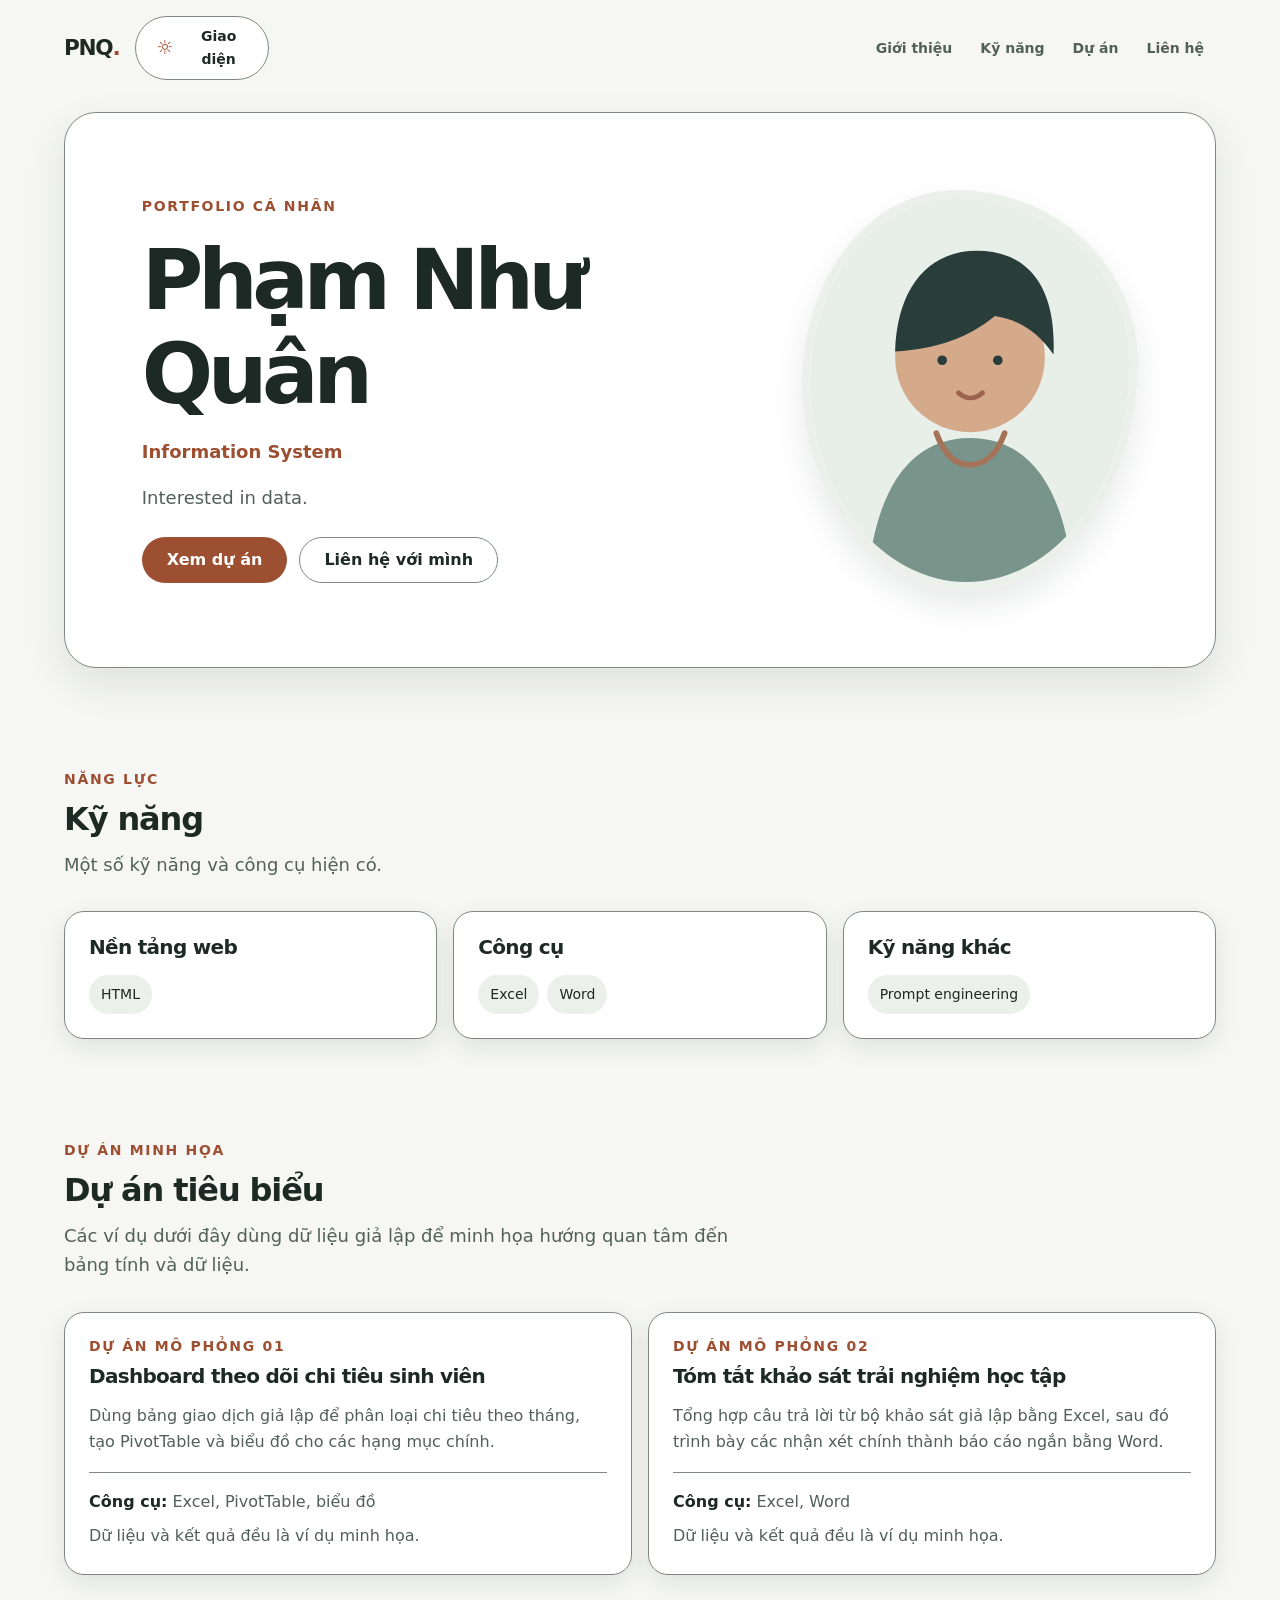
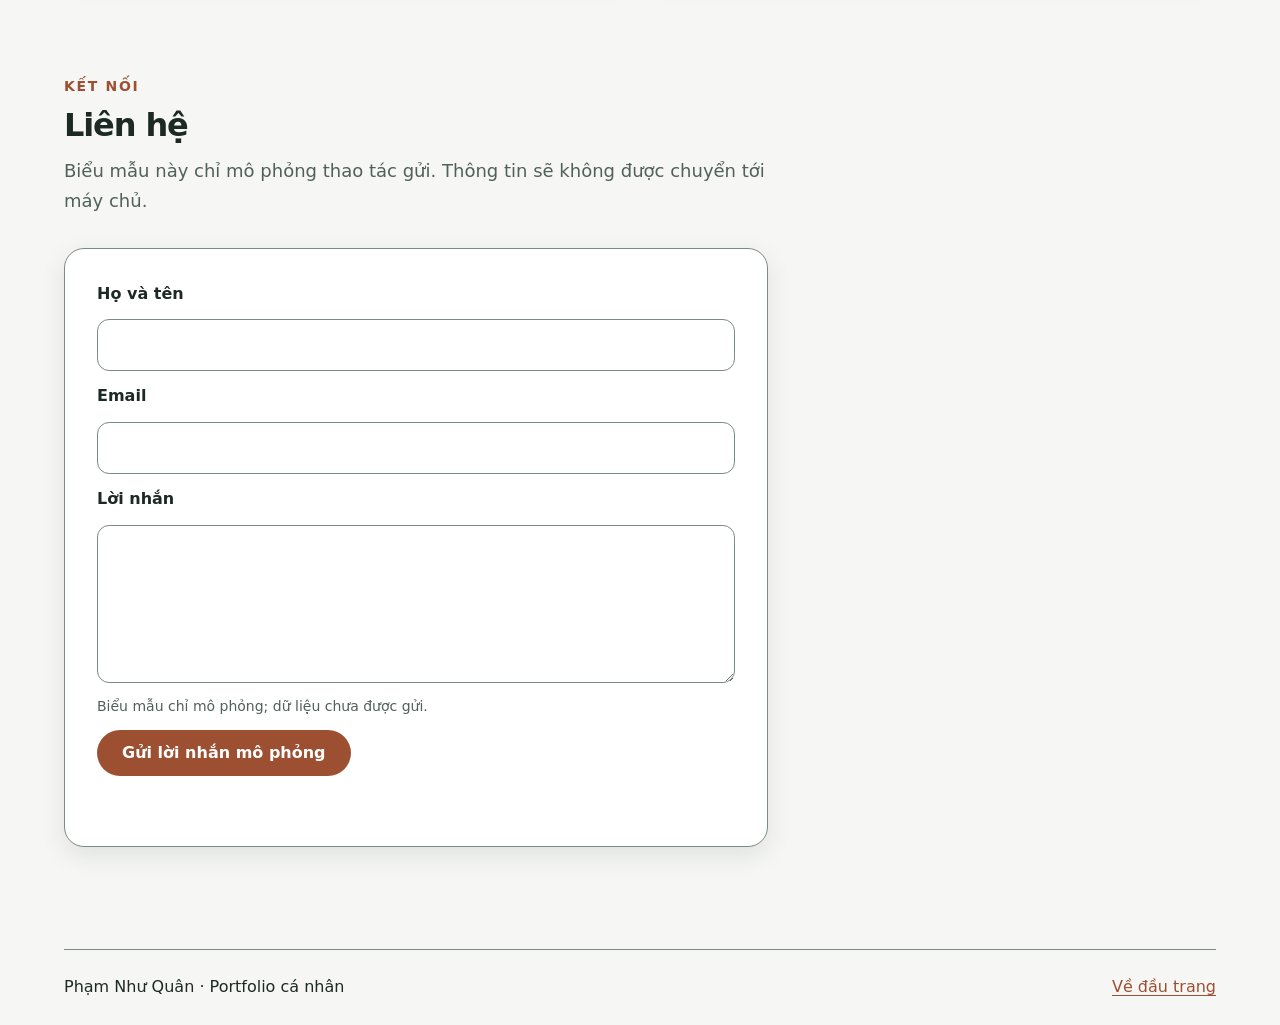
<file: index.html>
<!doctype html>
<html lang="vi">
  <head>
    <meta
      http-equiv="Content-Security-Policy"
      content="default-src 'self'; base-uri 'self'; object-src 'none'; form-action 'self'; frame-src 'none'; img-src 'self'; script-src 'self'; script-src-attr 'none'; style-src 'self'; style-src-attr 'none'; font-src 'self'; connect-src 'self'; media-src 'self'; manifest-src 'self'; worker-src 'none'"
    >
    <meta charset="utf-8">
    <meta name="viewport" content="width=device-width, initial-scale=1">
    <meta name="description" content="Portfolio của Phạm Như Quân, sinh viên Information System quan tâm đến dữ liệu.">
    <meta name="theme-color" content="#f6f7f4">
    <title>Phạm Như Quân — Portfolio</title>
    <link rel="icon" href="assets/favicon.svg" type="image/svg+xml">
    <link rel="preload" as="image" href="assets/avatar-placeholder.svg" fetchpriority="high">
    <link rel="stylesheet" href="styles.css">
    <script src="js/theme.js"></script>
    <script src="js/contact.js" defer></script>
  </head>
  <body>
    <a class="skip-link" href="#main-content">Đến nội dung chính</a>

    <header class="site-header" id="top">
      <a class="brand" href="#top" aria-label="PNQ — Phạm Như Quân, về đầu trang">
        PNQ<span aria-hidden="true">.</span>
      </a>

      <button class="theme-toggle" id="theme-toggle" type="button" aria-pressed="false" aria-label="Giao diện tối">
        <span class="theme-toggle__icon" aria-hidden="true">◐</span>
        <span>Giao diện</span>
      </button>

      <nav class="site-nav" aria-label="Điều hướng chính">
        <ul>
          <li><a href="#about">Giới thiệu</a></li>
          <li><a href="#skills">Kỹ năng</a></li>
          <li><a href="#projects">Dự án</a></li>
          <li><a href="#contact">Liên hệ</a></li>
        </ul>
      </nav>
    </header>

    <main id="main-content" tabindex="-1">
      <section class="hero section-shell" id="about" aria-labelledby="hero-title">
        <article class="hero-copy">
          <p class="eyebrow">PORTFOLIO CÁ NHÂN</p>
          <h1 id="hero-title">Phạm Như Quân</h1>
          <p class="hero-role">Information System</p>
          <p class="hero-description">Interested in data.</p>
          <ul class="hero-actions" aria-label="Liên kết nhanh">
            <li><a class="button button--primary" href="#projects">Xem dự án</a></li>
            <li><a class="button button--secondary" href="#contact">Liên hệ với mình</a></li>
          </ul>
        </article>

        <figure class="profile-portrait">
          <img
            src="assets/avatar-placeholder.svg"
            alt="Ảnh đại diện minh họa mẫu, chưa phải ảnh chân dung của Phạm Như Quân."
            width="400"
            height="400"
            fetchpriority="high"
          >
        </figure>
      </section>

      <section class="content-section section-shell" id="skills" aria-labelledby="skills-title">
        <header class="section-heading">
          <p class="eyebrow">NĂNG LỰC</p>
          <h2 id="skills-title">Kỹ năng</h2>
          <p>Một số kỹ năng và công cụ hiện có.</p>
        </header>

        <ul class="skills-grid">
          <li>
            <article class="skill-card">
              <h3>Nền tảng web</h3>
              <ul class="tag-list">
                <li>HTML</li>
              </ul>
            </article>
          </li>
          <li>
            <article class="skill-card">
              <h3>Công cụ</h3>
              <ul class="tag-list">
                <li>Excel</li>
                <li>Word</li>
              </ul>
            </article>
          </li>
          <li>
            <article class="skill-card">
              <h3>Kỹ năng khác</h3>
              <ul class="tag-list">
                <li>Prompt engineering</li>
              </ul>
            </article>
          </li>
        </ul>
      </section>

      <section class="content-section section-shell" id="projects" aria-labelledby="projects-title">
        <header class="section-heading">
          <p class="eyebrow">DỰ ÁN MINH HỌA</p>
          <h2 id="projects-title">Dự án tiêu biểu</h2>
          <p>Các ví dụ dưới đây dùng dữ liệu giả lập để minh họa hướng quan tâm đến bảng tính và dữ liệu.</p>
        </header>

        <ul class="projects-grid">
          <li>
            <article class="project-card">
              <header class="project-card__header">
                <p class="project-card__number">DỰ ÁN MÔ PHỎNG 01</p>
                <h3>Dashboard theo dõi chi tiêu sinh viên</h3>
              </header>
              <p>Dùng bảng giao dịch giả lập để phân loại chi tiêu theo tháng, tạo PivotTable và biểu đồ cho các hạng mục chính.</p>
              <footer class="project-card__footer">
                <p><strong>Công cụ:</strong> Excel, PivotTable, biểu đồ</p>
                <p>Dữ liệu và kết quả đều là ví dụ minh họa.</p>
              </footer>
            </article>
          </li>
          <li>
            <article class="project-card">
              <header class="project-card__header">
                <p class="project-card__number">DỰ ÁN MÔ PHỎNG 02</p>
                <h3>Tóm tắt khảo sát trải nghiệm học tập</h3>
              </header>
              <p>Tổng hợp câu trả lời từ bộ khảo sát giả lập bằng Excel, sau đó trình bày các nhận xét chính thành báo cáo ngắn bằng Word.</p>
              <footer class="project-card__footer">
                <p><strong>Công cụ:</strong> Excel, Word</p>
                <p>Dữ liệu và kết quả đều là ví dụ minh họa.</p>
              </footer>
            </article>
          </li>
        </ul>
      </section>

      <section class="content-section section-shell" id="contact" aria-labelledby="contact-title">
        <header class="section-heading">
          <p class="eyebrow">KẾT NỐI</p>
          <h2 id="contact-title">Liên hệ</h2>
          <p>Biểu mẫu này chỉ mô phỏng thao tác gửi. Thông tin sẽ không được chuyển tới máy chủ.</p>
        </header>

        <form class="contact-form" id="contact-form">
          <label for="contact-name">Họ và tên</label>
          <input id="contact-name" name="name" type="text" autocomplete="name" required>

          <label for="contact-email">Email</label>
          <input id="contact-email" name="email" type="email" autocomplete="email" required>

          <label for="contact-message">Lời nhắn</label>
          <textarea id="contact-message" name="message" rows="5" required></textarea>

          <p class="form-note" id="form-note">Biểu mẫu chỉ mô phỏng; dữ liệu chưa được gửi.</p>
          <button class="button button--primary" type="submit" disabled aria-describedby="form-note">Gửi lời nhắn mô phỏng</button>
          <p class="form-status" id="form-status" role="status" aria-live="polite"></p>
        </form>
      </section>
    </main>

    <footer class="site-footer">
      <p>Phạm Như Quân <span aria-hidden="true">·</span> Portfolio cá nhân</p>
      <a href="#top">Về đầu trang</a>
    </footer>
  </body>
</html>
</file>
<file: styles.css>
:root {
  color-scheme: light;
  --color-page: #f6f7f4;
  --color-surface: #ffffff;
  --color-surface-raised: #ffffff;
  --color-surface-soft: #ebf0eb;
  --color-text: #1d2924;
  --color-text-muted: #516059;
  --color-border: #7c8a82;
  --color-accent: #9c4f31;
  --color-accent-hover: #763a23;
  --color-on-accent: #ffffff;
  --color-accent-tint: #f0e6e0;
  --color-focus: #7c3e27;
  --color-success: #266445;
  --color-error: #9c2f2f;
  --color-shadow: rgb(29 41 36 / 10%);

  --font-family-sans: "Segoe UI", "Noto Sans", system-ui, -apple-system, BlinkMacSystemFont, sans-serif;
  --font-size-small: 0.875rem;
  --font-size-body: 1rem;
  --font-size-lead: 1.125rem;
  --font-size-h3: 1.25rem;
  --font-size-h2: 2rem;
  --font-size-h1: 3rem;
  --line-height-body: 1.65;
  --line-height-heading: 1.12;

  --space-1: 0.25rem;
  --space-2: 0.5rem;
  --space-3: 0.75rem;
  --space-4: 1rem;
  --space-5: 1.5rem;
  --space-6: 2rem;
  --space-7: 3rem;
  --space-8: 4rem;
  --space-9: 6rem;

  --radius-small: 0.75rem;
  --radius-medium: 1.25rem;
  --radius-large: 2rem;
  --radius-pill: 999px;
  --focus-outline-width: 3px;
  --content-width: 72rem;
  --page-gutter: clamp(1rem, 4vw, 2rem);
  --section-space: clamp(4rem, 8vw, 7rem);
}

:root[data-theme="dark"] {
  color-scheme: dark;
  --color-page: #111b18;
  --color-surface: #182522;
  --color-surface-raised: #21322d;
  --color-surface-soft: #2b3a34;
  --color-text: #f1f6f2;
  --color-text-muted: #b3c5bc;
  --color-border: #63786d;
  --color-accent: #e5a184;
  --color-accent-hover: #f3bc9f;
  --color-on-accent: #202925;
  --color-accent-tint: #354039;
  --color-focus: #f6c5a8;
  --color-success: #9cdeb4;
  --color-error: #ffaaa5;
  --color-shadow: rgb(0 0 0 / 24%);
}

@media (prefers-color-scheme: dark) {
  :root:not([data-theme="light"]) {
    color-scheme: dark;
    --color-page: #111b18;
    --color-surface: #182522;
    --color-surface-raised: #21322d;
    --color-surface-soft: #2b3a34;
    --color-text: #f1f6f2;
    --color-text-muted: #b3c5bc;
    --color-border: #63786d;
    --color-accent: #e5a184;
    --color-accent-hover: #f3bc9f;
    --color-on-accent: #202925;
    --color-accent-tint: #354039;
    --color-focus: #f6c5a8;
    --color-success: #9cdeb4;
    --color-error: #ffaaa5;
    --color-shadow: rgb(0 0 0 / 24%);
  }
}

*,
*::before,
*::after {
  box-sizing: border-box;
}

html {
  scroll-padding-top: var(--space-6);
}

body {
  margin: 0;
  background-color: var(--color-page);
  color: var(--color-text);
  font-family: var(--font-family-sans);
  font-size: var(--font-size-body);
  line-height: var(--line-height-body);
}

h1,
h2,
h3,
p,
ul,
ol,
figure {
  margin: 0;
}

h1,
h2,
h3 {
  color: var(--color-text);
  font-weight: 700;
  letter-spacing: -0.035em;
  line-height: var(--line-height-heading);
}

h1 {
  font-size: var(--font-size-h1);
}

h2 {
  font-size: var(--font-size-h2);
}

h3 {
  font-size: var(--font-size-h3);
}

ul,
ol {
  padding: 0;
  list-style: none;
}

a {
  color: var(--color-accent);
  text-decoration-thickness: 0.08em;
  text-underline-offset: 0.2em;
}

a:hover {
  color: var(--color-accent-hover);
}

button,
input,
textarea {
  color: inherit;
  font: inherit;
}

button {
  cursor: pointer;
}

button:disabled {
  cursor: not-allowed;
}

input,
textarea {
  background-color: var(--color-surface);
  border: 1px solid var(--color-border);
  border-radius: var(--radius-small);
}

img,
svg {
  display: block;
  max-width: 100%;
}

:focus-visible {
  outline: var(--focus-outline-width) solid var(--color-focus);
  outline-offset: 3px;
}

::selection {
  background-color: var(--color-accent-tint);
  color: var(--color-text);
}

.skip-link {
  position: absolute;
  z-index: 10;
  top: var(--space-3);
  left: var(--page-gutter);
  padding: var(--space-3) var(--space-4);
  transform: translateY(-160%);
  border-radius: var(--radius-small);
  background-color: var(--color-accent);
  color: var(--color-on-accent);
  font-weight: 700;
  text-decoration: none;
}

.skip-link:focus-visible {
  transform: translateY(0);
}

.skip-link:hover {
  color: var(--color-on-accent);
}

.site-header,
.section-shell,
.site-footer {
  width: min(calc(100% - 2 * var(--page-gutter)), var(--content-width));
  margin-inline: auto;
}

.site-header {
  display: flex;
  flex-wrap: wrap;
  align-items: center;
  gap: var(--space-4);
  padding-block: var(--space-4);
}

.brand {
  color: var(--color-text);
  font-size: 1.35rem;
  font-weight: 800;
  letter-spacing: -0.06em;
  text-decoration: none;
}

.brand span {
  color: var(--color-accent);
}

.theme-toggle {
  display: inline-flex;
  min-height: 2.75rem;
  align-items: center;
  gap: var(--space-2);
  margin-inline-start: auto;
  padding: var(--space-2) var(--space-4);
  border: 1px solid var(--color-border);
  border-radius: var(--radius-pill);
  background-color: var(--color-surface);
  color: var(--color-text);
  font-size: var(--font-size-small);
  font-weight: 700;
}

.theme-toggle:hover {
  border-color: var(--color-accent);
  color: var(--color-accent);
}

.theme-toggle__icon {
  flex: 0 0 1.3em;
  text-align: center;
  color: var(--color-accent);
  font-size: 1.2rem;
  line-height: 1;
}

.site-nav {
  flex-basis: 100%;
}

.site-nav ul {
  display: flex;
  flex-wrap: wrap;
  gap: var(--space-1) var(--space-2);
}

.site-nav a {
  display: inline-flex;
  min-height: 2.75rem;
  align-items: center;
  padding-inline: var(--space-3);
  border-radius: var(--radius-pill);
  color: var(--color-text-muted);
  font-size: var(--font-size-small);
  font-weight: 600;
  text-decoration: none;
}

.site-nav a:hover {
  background-color: var(--color-accent-tint);
  color: var(--color-accent-hover);
}

.hero {
  display: grid;
  grid-template-columns: minmax(0, 1fr);
  align-items: center;
  gap: var(--space-6);
  margin-block-start: var(--space-4);
  padding: clamp(1.5rem, 6vw, 3rem);
  border: 1px solid var(--color-border);
  border-radius: var(--radius-large);
  background-color: var(--color-surface);
  box-shadow: 0 1rem 2.5rem var(--color-shadow);
}

.hero-copy {
  display: grid;
  justify-items: start;
  gap: var(--space-4);
  min-width: 0;
}

.eyebrow,
.project-card__number {
  color: var(--color-accent);
  font-size: var(--font-size-small);
  font-weight: 800;
  letter-spacing: 0.12em;
  line-height: 1.4;
  text-transform: uppercase;
}

.hero h1 {
  max-width: 100%;
  font-size: clamp(2.6rem, 9vw, 5.25rem);
  letter-spacing: -0.065em;
  overflow-wrap: anywhere;
}

.hero-role {
  color: var(--color-accent);
  font-size: var(--font-size-lead);
  font-weight: 700;
}

.hero-description {
  max-width: 39rem;
  color: var(--color-text-muted);
  font-size: var(--font-size-lead);
}

.hero-actions {
  display: flex;
  flex-wrap: wrap;
  gap: var(--space-3);
  margin-block-start: var(--space-2);
}

.button {
  display: inline-flex;
  min-height: 2.875rem;
  align-items: center;
  justify-content: center;
  padding: var(--space-3) var(--space-5);
  border: 1px solid transparent;
  border-radius: var(--radius-pill);
  font-weight: 700;
  line-height: 1.2;
  text-align: center;
  text-decoration: none;
}

.button--primary {
  background-color: var(--color-accent);
  color: var(--color-on-accent);
}

.button--primary:hover {
  background-color: var(--color-accent-hover);
  color: var(--color-on-accent);
}

.button--secondary {
  border-color: var(--color-border);
  background-color: var(--color-surface);
  color: var(--color-text);
}

.button--secondary:hover {
  border-color: var(--color-accent);
  color: var(--color-accent);
}

.button:disabled {
  background-color: var(--color-surface-soft);
  border-color: var(--color-border);
  color: var(--color-text-muted);
}

.profile-portrait {
  width: min(100%, 21rem);
  justify-self: center;
  text-align: center;
}

.profile-portrait img {
  width: 100%;
  aspect-ratio: 1;
  border: 0.5rem solid var(--color-surface-soft);
  border-radius: 46% 54% 51% 49% / 48% 43% 57% 52%;
  box-shadow: 0 1rem 2rem var(--color-shadow);
  object-fit: cover;
}

.profile-portrait figcaption {
  margin-block-start: var(--space-3);
  color: var(--color-text-muted);
  font-size: var(--font-size-small);
}

.content-section {
  padding-block-start: var(--section-space);
}

.section-heading {
  display: grid;
  max-width: 44rem;
  gap: var(--space-3);
  margin-block-end: var(--space-6);
}

.section-heading > p:not(.eyebrow) {
  color: var(--color-text-muted);
  font-size: var(--font-size-lead);
}

.skills-grid,
.projects-grid {
  display: grid;
  grid-template-columns: repeat(auto-fit, minmax(min(100%, 16rem), 1fr));
  gap: var(--space-4);
}

.skills-grid > li,
.projects-grid > li {
  min-width: 0;
}

.skill-card,
.project-card,
.contact-form {
  border: 1px solid var(--color-border);
  border-radius: var(--radius-medium);
  background-color: var(--color-surface);
  box-shadow: 0 0.5rem 1.5rem var(--color-shadow);
}

.skill-card {
  display: flex;
  height: 100%;
  flex-direction: column;
  gap: var(--space-4);
  padding: var(--space-5);
}

.tag-list {
  display: flex;
  flex-wrap: wrap;
  gap: var(--space-2);
}

.tag-list li {
  max-width: 100%;
  padding: var(--space-2) var(--space-3);
  border-radius: var(--radius-pill);
  background-color: var(--color-surface-soft);
  color: var(--color-text);
  font-size: var(--font-size-small);
  overflow-wrap: anywhere;
}

.projects-grid {
  grid-template-columns: repeat(auto-fit, minmax(min(100%, 21rem), 1fr));
}

.project-card {
  display: flex;
  height: 100%;
  min-width: 0;
  flex-direction: column;
  gap: var(--space-4);
  padding: var(--space-5);
  overflow-wrap: anywhere;
}

.project-card__header,
.project-card__footer {
  display: grid;
  gap: var(--space-2);
}

.project-card > p,
.project-card__footer {
  color: var(--color-text-muted);
}

.project-card__footer {
  margin-block-start: auto;
  padding-block-start: var(--space-4);
  border-block-start: 1px solid var(--color-border);
}

.project-card__footer strong {
  color: var(--color-text);
}

.contact-form {
  display: grid;
  max-width: 44rem;
  gap: var(--space-3);
  padding: clamp(1.25rem, 5vw, 2rem);
}

.contact-form label {
  font-weight: 700;
}

.contact-form input,
.contact-form textarea {
  width: 100%;
  min-width: 0;
  padding: var(--space-3) var(--space-4);
}

.contact-form textarea {
  min-height: 8rem;
  resize: vertical;
}

.form-note {
  color: var(--color-text-muted);
  font-size: var(--font-size-small);
}

.contact-form .button {
  justify-self: start;
}

.form-status {
  min-height: 1.65em;
  color: var(--color-success);
  font-weight: 700;
  overflow-wrap: anywhere;
}

.form-status:empty {
  visibility: hidden;
}

.site-footer {
  display: flex;
  flex-wrap: wrap;
  align-items: center;
  justify-content: space-between;
  gap: var(--space-3) var(--space-5);
  margin-block-start: var(--section-space);
  padding-block: var(--space-5);
  border-block-start: 1px solid var(--color-border);
}

@media (min-width: 50rem) {
  .theme-toggle {
    margin-inline-start: 0;
  }

  .site-nav {
    flex-basis: auto;
    margin-inline-start: auto;
  }

  .site-nav ul {
    gap: var(--space-1);
  }

  .hero {
    grid-template-columns: minmax(0, 1.25fr) minmax(17rem, 0.75fr);
    gap: var(--space-7);
    padding: clamp(2rem, 6vw, 5rem);
  }

  .profile-portrait {
    justify-self: end;
  }
}
</file>
